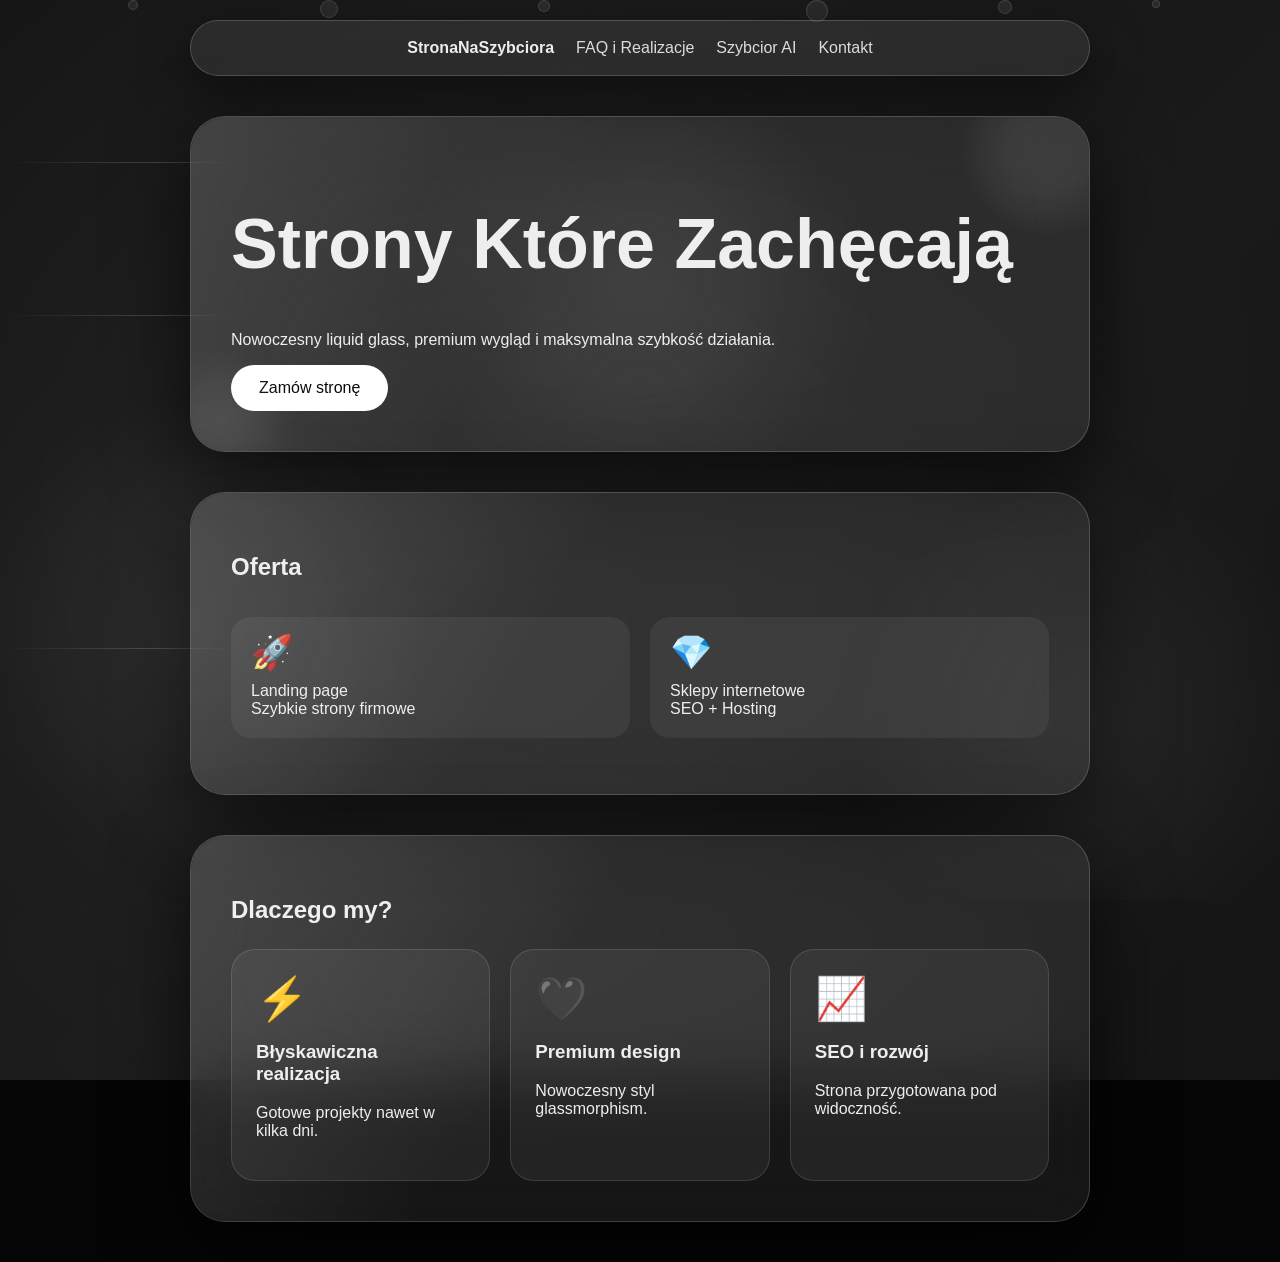
<file: index.html>
<!doctype html><html lang="pl"><head><meta charset="utf-8"><meta name="viewport" content="width=device-width,initial-scale=1"><title>StronaNaSzybciora</title><link rel="stylesheet" href="style.css"></head>
<body><div class="glass-trail t1"></div><div class="glass-trail t2"></div><div class="glass-trail t3"></div><div class="glass-particles"><span></span><span></span><span></span><span></span><span></span><span></span></div>
<nav><b>StronaNaSzybciora</b><a href="faq.html">FAQ i Realizacje</a><a href="ai.html">Szybcior AI</a><a href="kontakt.html">Kontakt</a></nav>

<main class="glass hero"><div class="floating-orb"></div><div class="floating-orb2"></div>
<h1>Strony Które Zachęcają</h1>
<p>Nowoczesny liquid glass, premium wygląd i maksymalna szybkość działania.</p>
<a class="cta" href="kontakt.html">Zamów stronę</a></main>

<section class="glass"><h2>Oferta</h2>
<div class="cards">
<p>Landing page<br>Szybkie strony firmowe</p>
<p>Sklepy internetowe<br>SEO + Hosting</p>
</div>
</section>

<section class="glass">
<h2>Dlaczego my?</h2>
<div class="feature-grid">
<div class="feature-card"><span class="icon">⚡</span><h3>Błyskawiczna realizacja</h3><p>Gotowe projekty nawet w kilka dni.</p></div>
<div class="feature-card"><span class="icon">🖤</span><h3>Premium design</h3><p>Nowoczesny styl glassmorphism.</p></div>
<div class="feature-card"><span class="icon">📈</span><h3>SEO i rozwój</h3><p>Strona przygotowana pod widoczność.</p></div>
</div></section>
<script src="script.js"></script></body></html>
</file>
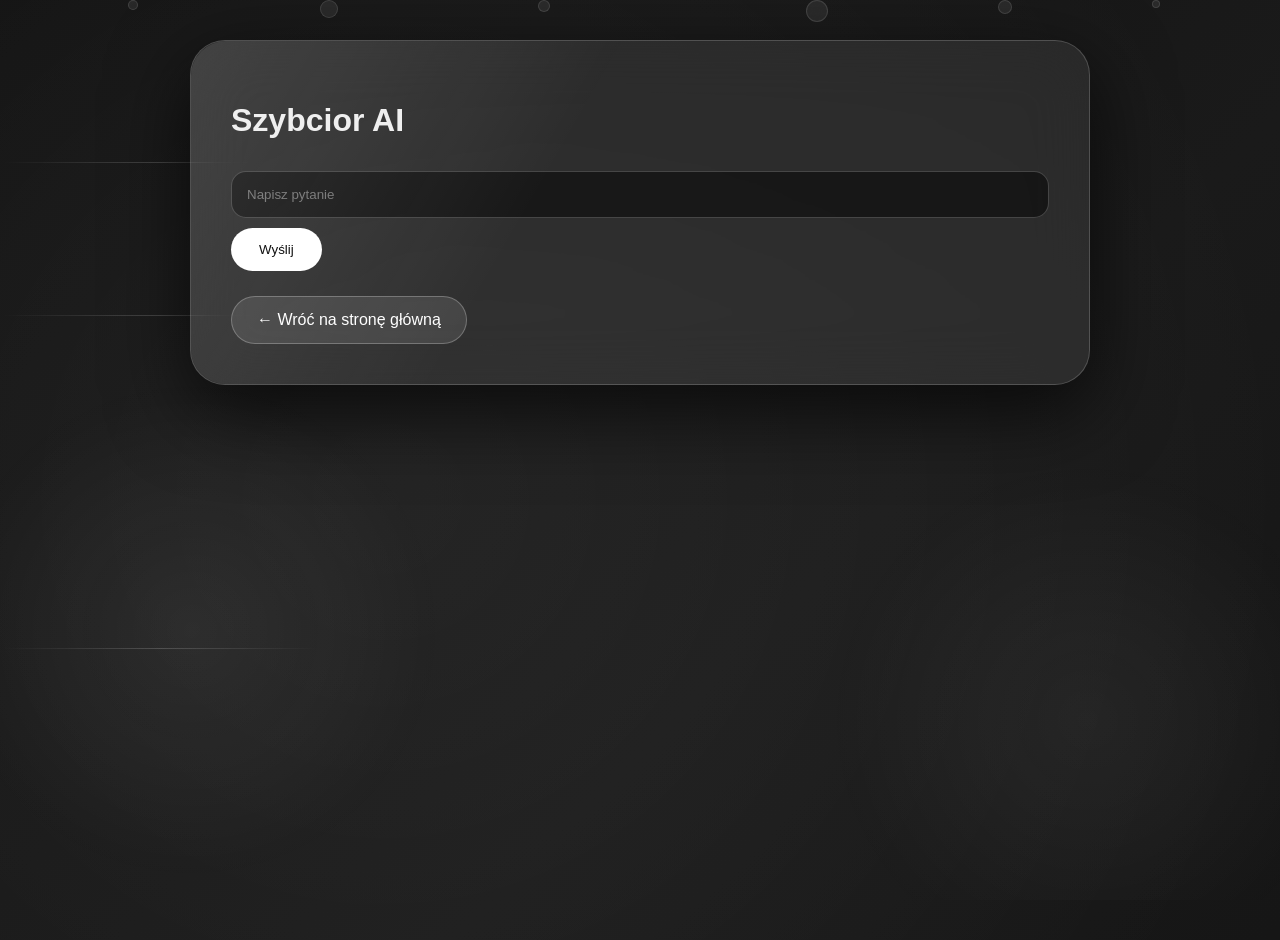
<file: ai.html>
<!doctype html><html lang="pl"><head><meta charset="utf-8"><title>Szybcior AI</title><link rel="stylesheet" href="style.css"></head>
<body><div class="glass-trail t1"></div><div class="glass-trail t2"></div><div class="glass-trail t3"></div><div class="glass-particles"><span></span><span></span><span></span><span></span><span></span><span></span></div><div class="glass"><h1>Szybcior AI</h1><div id="chat"></div><input id="msg" placeholder="Napisz pytanie"><button onclick="send()">Wyślij</button><br><a class="back" href="index.html">← Wróć na stronę główną</a></div>
<script src="ai.js"></script></body></html>
</file>
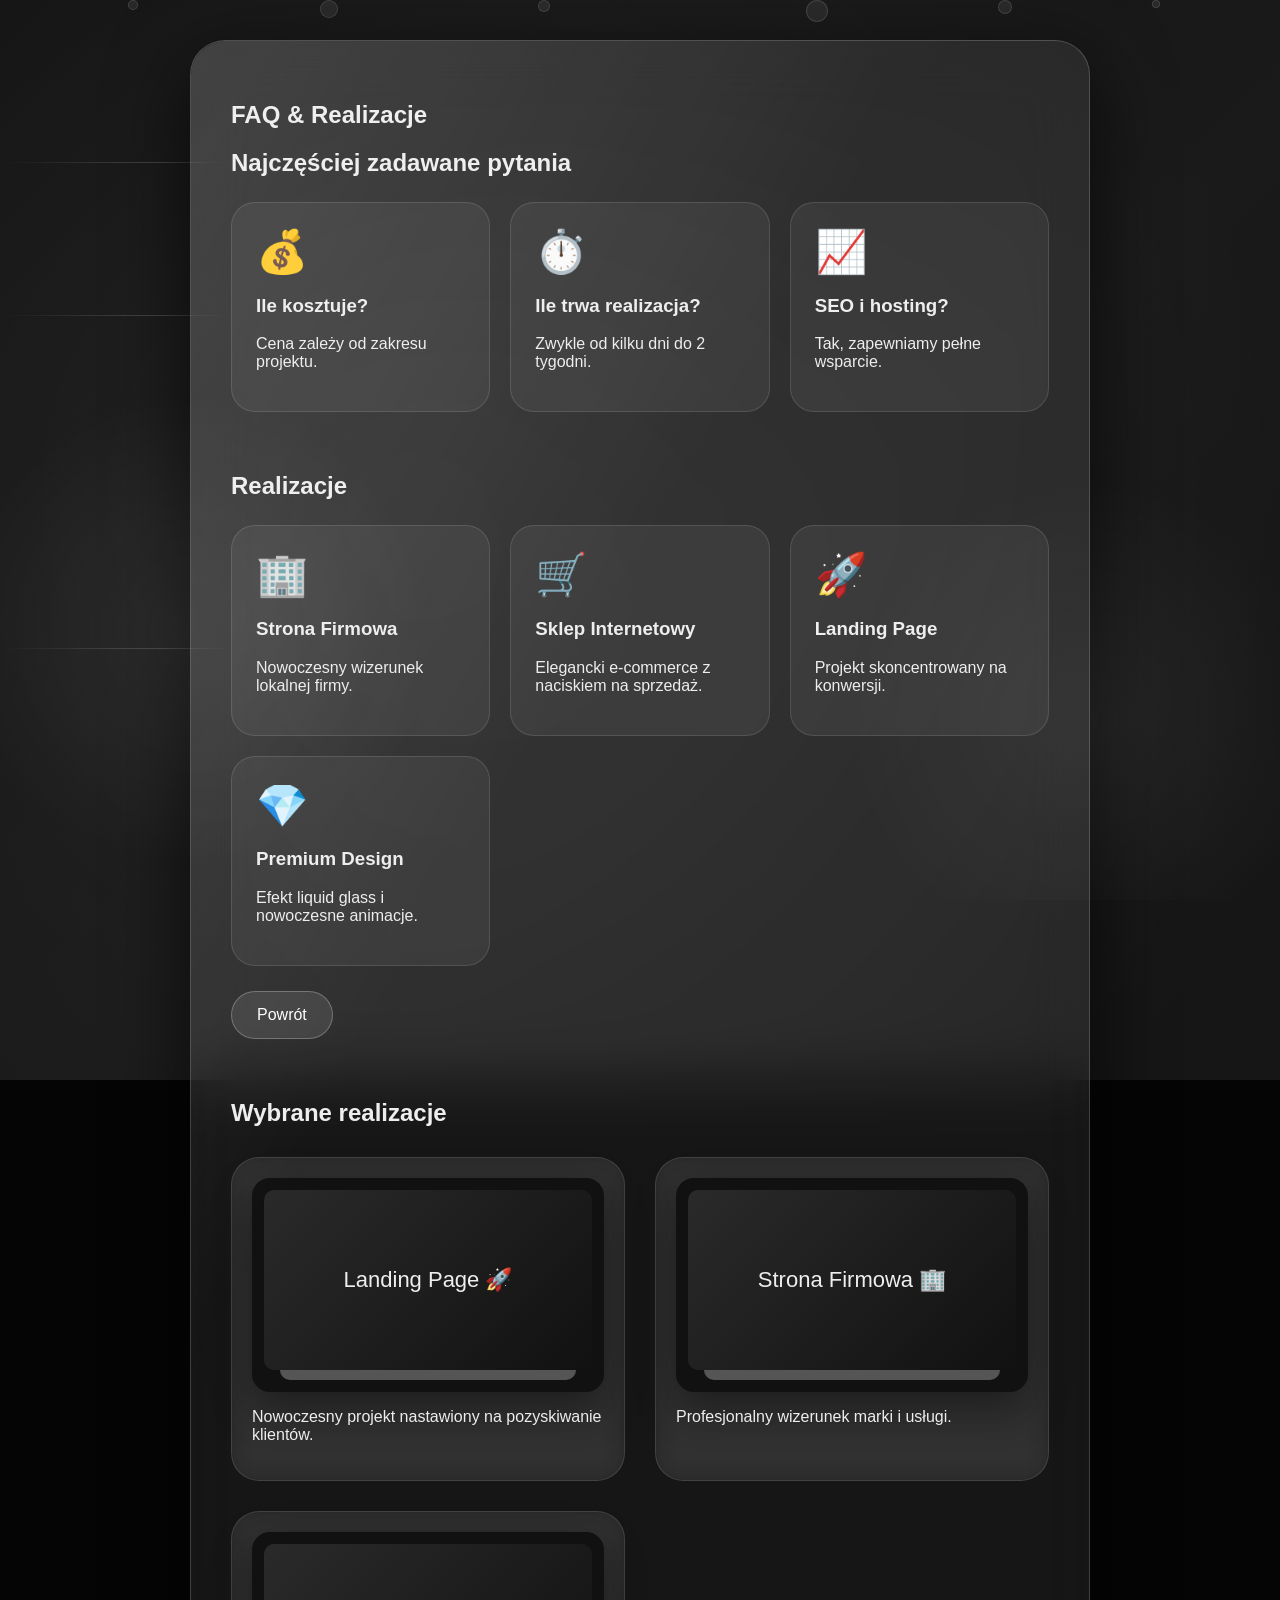
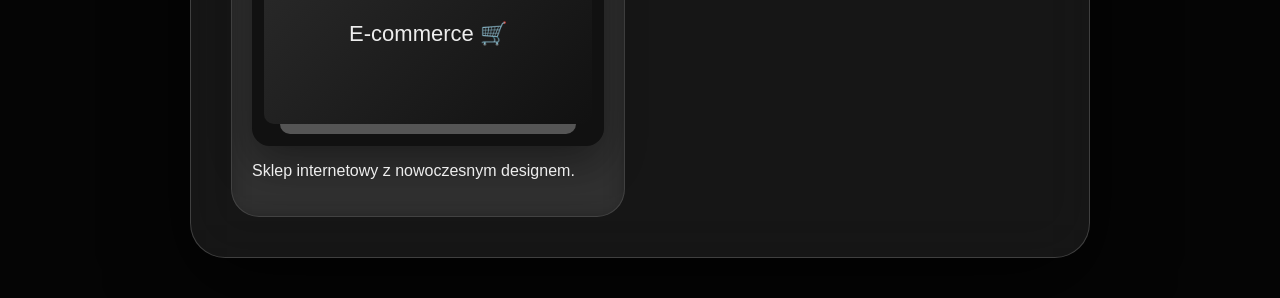
<file: faq.html>
<!doctype html><html lang="pl"><head><meta charset="utf-8"><title>FAQ i Realizacje</title><link rel="stylesheet" href="style.css"></head>
<body><div class="glass-trail t1"></div><div class="glass-trail t2"></div><div class="glass-trail t3"></div><div class="glass-particles"><span></span><span></span><span></span><span></span><span></span><span></span></div><section class="glass">
<h1>FAQ & Realizacje</h1>

<h2>Najczęściej zadawane pytania</h2>
<div class="faq-grid">
<div class="faq-card"><span class="icon">💰</span><h3>Ile kosztuje?</h3><p>Cena zależy od zakresu projektu.</p></div>
<div class="faq-card"><span class="icon">⏱️</span><h3>Ile trwa realizacja?</h3><p>Zwykle od kilku dni do 2 tygodni.</p></div>
<div class="faq-card"><span class="icon">📈</span><h3>SEO i hosting?</h3><p>Tak, zapewniamy pełne wsparcie.</p></div>
</div>

<h2 style="margin-top:60px">Realizacje</h2>
<div class="feature-grid">
<div class="feature-card"><span class="icon">🏢</span><h3>Strona Firmowa</h3><p>Nowoczesny wizerunek lokalnej firmy.</p></div>
<div class="feature-card"><span class="icon">🛒</span><h3>Sklep Internetowy</h3><p>Elegancki e-commerce z naciskiem na sprzedaż.</p></div>
<div class="feature-card"><span class="icon">🚀</span><h3>Landing Page</h3><p>Projekt skoncentrowany na konwersji.</p></div>
<div class="feature-card"><span class="icon">💎</span><h3>Premium Design</h3><p>Efekt liquid glass i nowoczesne animacje.</p></div>
</div>

<a class="back" href="index.html">Powrót</a>

<h2 style="margin-top:60px">Wybrane realizacje</h2>
<div class="mockups">
<div class="mockup parallax-layer">
<div class="laptop"><div class="screen">Landing Page 🚀</div><div class="base"></div></div>
<p>Nowoczesny projekt nastawiony na pozyskiwanie klientów.</p>
</div>

<div class="mockup parallax-layer">
<div class="laptop"><div class="screen">Strona Firmowa 🏢</div><div class="base"></div></div>
<p>Profesjonalny wizerunek marki i usługi.</p>
</div>

<div class="mockup parallax-layer">
<div class="laptop"><div class="screen">E-commerce 🛒</div><div class="base"></div></div>
<p>Sklep internetowy z nowoczesnym designem.</p>
</div>
</div>

<script>
document.addEventListener('mousemove',e=>{
 const x=(e.clientX/window.innerWidth-.5)*10;
 const y=(e.clientY/window.innerHeight-.5)*10;
 document.querySelectorAll('.parallax-layer').forEach(el=>{
   el.style.transform=`translate(${x}px,${y}px)`;
 });
});
</script>
</section></body></html>
</file>
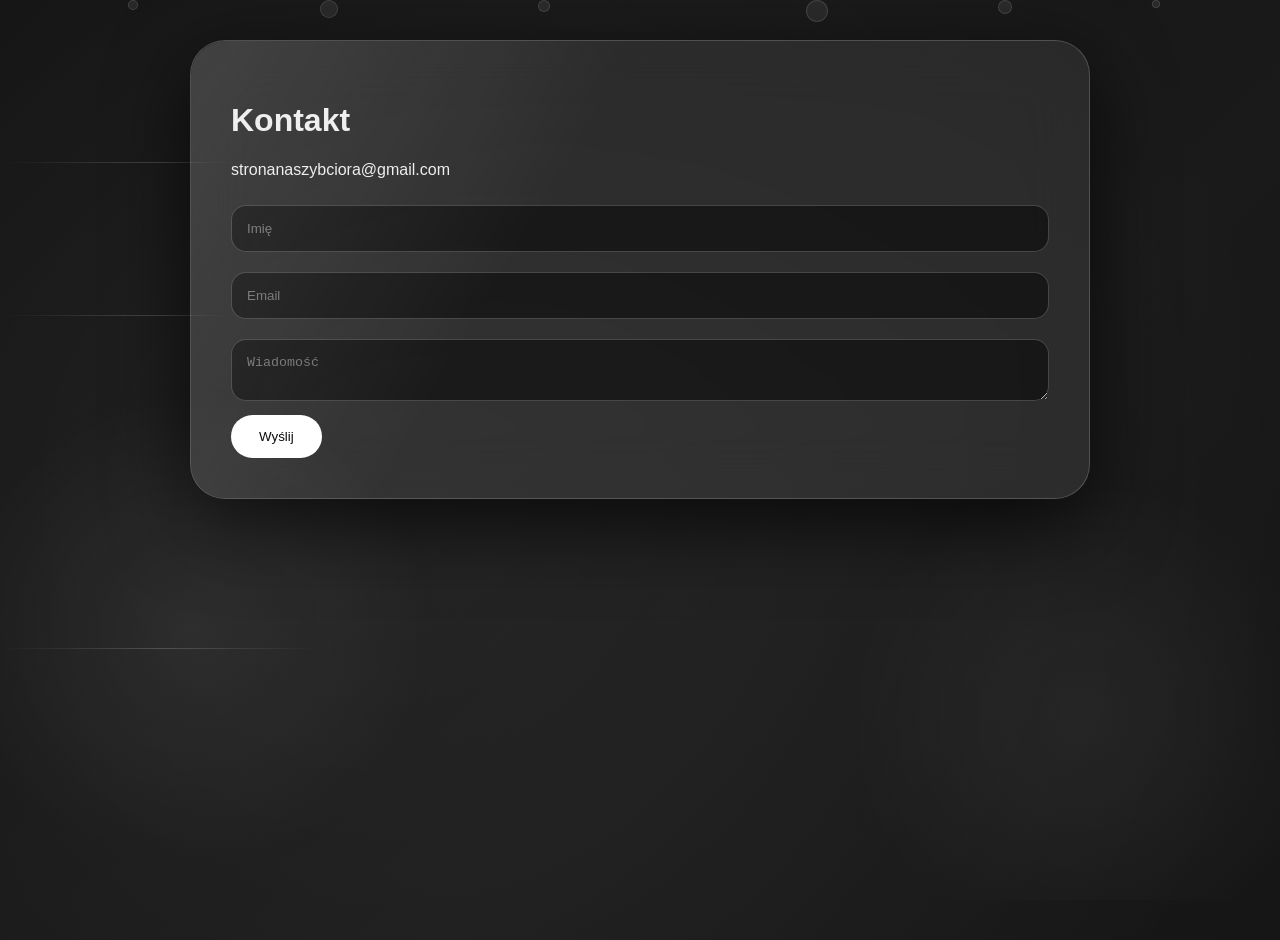
<file: kontakt.html>
<!doctype html><html lang="pl"><head><meta charset="utf-8"><title>Kontakt</title><link rel="stylesheet" href="style.css"></head>
<body><div class="glass-trail t1"></div><div class="glass-trail t2"></div><div class="glass-trail t3"></div><div class="glass-particles"><span></span><span></span><span></span><span></span><span></span><span></span></div><div class="glass"><h1>Kontakt</h1><p>stronanaszybciora@gmail.com</p>
<form><input placeholder="Imię"><input placeholder="Email"><textarea placeholder="Wiadomość"></textarea><button>Wyślij</button></form></div></body></html>
</file>
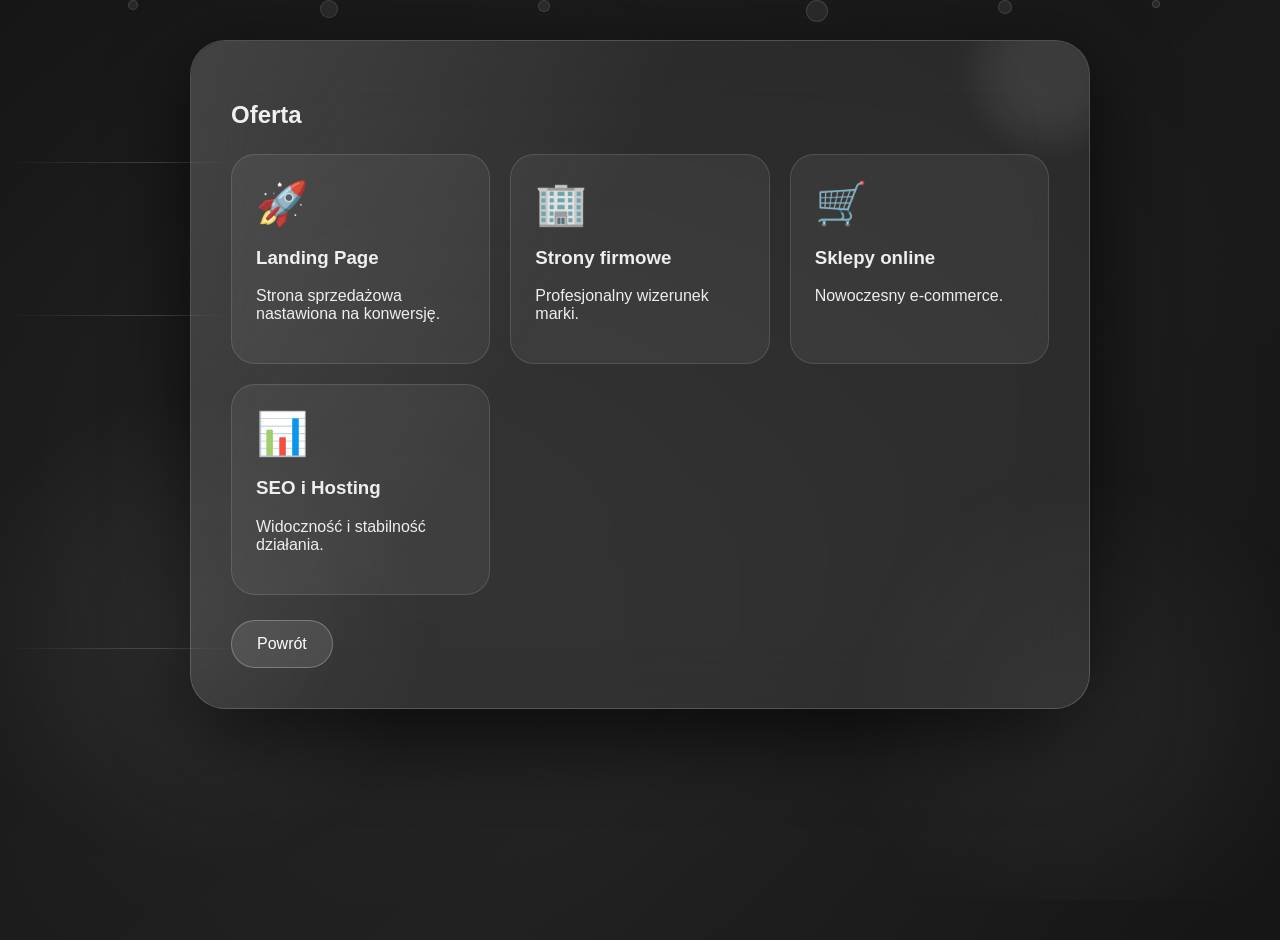
<file: oferta.html>
<!doctype html><html lang="pl"><head><meta charset="utf-8"><title>Oferta</title><link rel="stylesheet" href="style.css"></head>
<body><div class="glass-trail t1"></div><div class="glass-trail t2"></div><div class="glass-trail t3"></div><div class="glass-particles"><span></span><span></span><span></span><span></span><span></span><span></span></div><section class="glass"><div class="floating-orb"></div>
<h1>Oferta</h1>
<div class="feature-grid">
<div class="feature-card"><span class="icon">🚀</span><h3>Landing Page</h3><p>Strona sprzedażowa nastawiona na konwersję.</p></div>
<div class="feature-card"><span class="icon">🏢</span><h3>Strony firmowe</h3><p>Profesjonalny wizerunek marki.</p></div>
<div class="feature-card"><span class="icon">🛒</span><h3>Sklepy online</h3><p>Nowoczesny e-commerce.</p></div>
<div class="feature-card"><span class="icon">📊</span><h3>SEO i Hosting</h3><p>Widoczność i stabilność działania.</p></div>
</div>
<a class="back" href="index.html">Powrót</a></section></body></html>
</file>
<file: style.css>
*{box-sizing:border-box}

body{
 margin:0;
 min-height:100vh;
 font-family:Arial,Helvetica,sans-serif;
 color:#eee;
 overflow-x:hidden;
 background:#050505;
 position:relative;
}

body::before{
 content:"";
 position:fixed;
 inset:0;
 background:
 radial-gradient(circle at 20% 20%,rgba(255,255,255,.12),transparent 25%),
 radial-gradient(circle at 80% 30%,rgba(255,255,255,.08),transparent 25%),
 linear-gradient(135deg,#020202,#151515,#050505);
 animation:moveLiquid 12s infinite alternate;
 z-index:-1;
}

@keyframes moveLiquid{
 from{transform:scale(1)}
 to{transform:scale(1.12) translate(-20px,20px)}
}

nav{
 margin:20px auto;
 max-width:900px;
 padding:18px 28px;
 border-radius:999px;
 background:rgba(255,255,255,.08);
 backdrop-filter:blur(25px);
 border:1px solid rgba(255,255,255,.18);
 display:flex;
 gap:22px;
 align-items:center;
 justify-content:center;
 flex-wrap:wrap;
 box-shadow:0 15px 50px rgba(0,0,0,.5);
}

nav a{
 text-decoration:none;
 color:#ddd;
 transition:.3s;
}

nav a:hover{
 color:white;
 transform:translateY(-2px);
}

.glass{
 margin:40px auto;
 max-width:900px;
 padding:40px;
 border-radius:35px;
 background:rgba(255,255,255,.07);
 border:1px solid rgba(255,255,255,.18);
 backdrop-filter:blur(30px);
 -webkit-backdrop-filter:blur(30px);
 overflow:hidden;
 position:relative;
 box-shadow:0 25px 80px rgba(0,0,0,.7);
}

.glass::after{
 content:"";
 position:absolute;
 inset:0;
 border-radius:35px;
 background:linear-gradient(120deg,rgba(255,255,255,.12),transparent 40%);
 pointer-events:none;
}

.hero h1{
 font-size:clamp(35px,6vw,70px);
}

.cta,button{
 display:inline-block;
 padding:14px 28px;
 border-radius:999px;
 background:white;
 color:black;
 text-decoration:none;
 border:0;
 cursor:pointer;
 transition:.3s;
}

.cta:hover,button:hover{
 transform:scale(1.05);
}

input,textarea{
 width:100%;
 margin:10px 0;
 padding:15px;
 background:rgba(0,0,0,.45);
 color:white;
 border:1px solid rgba(255,255,255,.2);
 border-radius:15px;
}

@media(max-width:600px){
 .glass{
  margin:15px;
  padding:25px;
 }
 nav{
  margin:15px;
 }
}

.back{display:inline-block;margin-top:25px;padding:14px 25px;border-radius:999px;background:rgba(255,255,255,.1);border:1px solid rgba(255,255,255,.25);text-decoration:none;color:white;transition:.3s}.back:hover{background:white;color:black}.cards{display:flex;gap:20px}.cards p{flex:1;padding:20px;border-radius:20px;background:rgba(255,255,255,.06)}

body::after{
content:"";
position:fixed;inset:0;pointer-events:none;
background:
radial-gradient(circle at 15% 70%,rgba(255,255,255,.06),transparent 20%),
radial-gradient(circle at 85% 80%,rgba(255,255,255,.05),transparent 20%);
}

.floating-orb,.floating-orb2{
position:absolute;border-radius:50%;
filter:blur(20px);opacity:.25;
background:rgba(255,255,255,.35);
}
.floating-orb{width:140px;height:140px;top:-40px;right:-30px;}
.floating-orb2{width:100px;height:100px;bottom:-20px;left:-20px;}

.feature-grid,.faq-grid{
display:grid;
grid-template-columns:repeat(auto-fit,minmax(220px,1fr));
gap:20px;
margin-top:25px;
}
.feature-card,.faq-card{
background:rgba(255,255,255,.06);
border:1px solid rgba(255,255,255,.12);
padding:24px;border-radius:24px;
}
.icon{
font-size:42px;
display:block;
margin-bottom:10px;
}
.cards p{
position:relative;
padding-top:65px;
}
.cards p::before{
position:absolute;top:15px;left:20px;
font-size:34px;
}
.cards p:first-child::before{content:"🚀";}
.cards p:last-child::before{content:"💎";}

/* Ultra subtle floating glass particles */
.glass-particles{
position:fixed;
inset:0;
pointer-events:none;
overflow:hidden;
z-index:-1;
}
.glass-particles span{
position:absolute;
display:block;
border-radius:50%;
background:rgba(255,255,255,.08);
backdrop-filter:blur(8px);
border:1px solid rgba(255,255,255,.12);
animation:floatParticle linear infinite;
}
.glass-particles span:nth-child(1){width:10px;height:10px;left:10%;animation-duration:18s;}
.glass-particles span:nth-child(2){width:18px;height:18px;left:25%;animation-duration:24s;}
.glass-particles span:nth-child(3){width:12px;height:12px;left:42%;animation-duration:20s;}
.glass-particles span:nth-child(4){width:22px;height:22px;left:63%;animation-duration:28s;}
.glass-particles span:nth-child(5){width:14px;height:14px;left:78%;animation-duration:22s;}
.glass-particles span:nth-child(6){width:8px;height:8px;left:90%;animation-duration:26s;}

@keyframes floatParticle{
from{transform:translateY(105vh) translateX(0);}
50%{transform:translateY(50vh) translateX(15px);}
to{transform:translateY(-15vh) translateX(-10px);}
}

.feature-card,.faq-card{
transition:.35s ease;
}
.feature-card:hover,.faq-card:hover{
transform:translateY(-6px);
box-shadow:0 15px 40px rgba(255,255,255,.08);
}


/* Slow animated gradient */
body::before{
content:"";
position:fixed;
inset:-20%;
z-index:-2;
background:
radial-gradient(circle at 20% 30%, rgba(255,255,255,.06), transparent 30%),
radial-gradient(circle at 80% 70%, rgba(255,255,255,.05), transparent 35%),
linear-gradient(135deg,#0f0f0f,#1a1a1a,#111,#202020);
background-size:180% 180%;
animation:gradientFlow 45s ease infinite;
}

@keyframes gradientFlow{
0%{background-position:0% 50%;}
50%{background-position:100% 50%;}
100%{background-position:0% 50%;}
}

/* Glass trails */
.glass-trail{
position:fixed;
width:320px;
height:1px;
background:linear-gradient(90deg,transparent,rgba(255,255,255,.18),transparent);
filter:blur(.4px);
pointer-events:none;
z-index:-1;
animation:trailMove 40s linear infinite;
}

.glass-trail.t2{top:35%;animation-duration:55s;}
.glass-trail.t1{top:18%;}
.glass-trail.t3{top:72%;animation-duration:50s;}

@keyframes trailMove{
from{transform:translateX(-120%);}
to{transform:translateX(220vw);}
}


/* Hero aura */
.hero{
position:relative;
overflow:hidden;
}
.hero::before{
content:"";
position:absolute;
width:500px;
height:500px;
left:50%;
top:50%;
transform:translate(-50%,-50%);
background:radial-gradient(circle, rgba(255,255,255,.10), transparent 65%);
filter:blur(40px);
pointer-events:none;
}

/* Mouse parallax layers */
.parallax-layer{
transition:transform .15s linear;
will-change:transform;
}

/* Mockups */
.mockups{
display:grid;
grid-template-columns:repeat(auto-fit,minmax(280px,1fr));
gap:30px;
margin-top:30px;
}
.mockup{
background:rgba(255,255,255,.05);
border:1px solid rgba(255,255,255,.12);
border-radius:28px;
padding:20px;
backdrop-filter:blur(12px);
}
.laptop{
background:#111;
border-radius:18px;
padding:12px;
box-shadow:0 15px 40px rgba(0,0,0,.4);
}
.screen{
height:180px;
border-radius:10px;
background:linear-gradient(135deg,#2a2a2a,#111);
display:flex;
align-items:center;
justify-content:center;
font-size:22px;
}
.base{
height:10px;
margin:0 auto;
width:90%;
background:#555;
border-radius:0 0 20px 20px;
}
</file>
